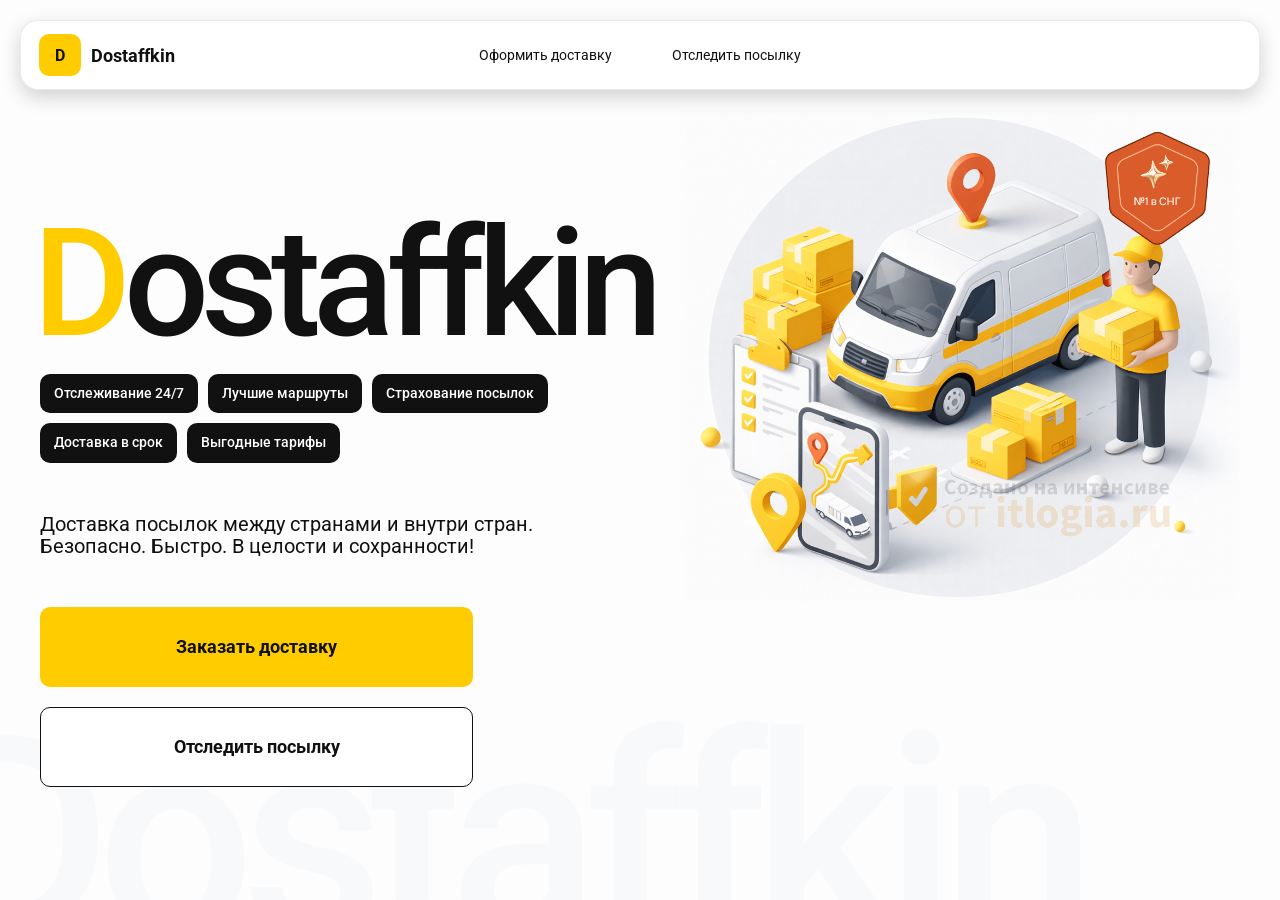
<file: index.html>
<!doctype html>
<html lang="ru">

<head>
    <meta charset="utf-8" />
    <meta name="viewport" content="width=device-width,initial-scale=1,maximum-scale=1,user-scalable=0" />
    <title>Dostaffkin — Доставка посылок между странами и внутри стран. Безопасно. Быстро. В целости и сохранности!
    </title>

    <link href="styles/base.css" rel="stylesheet" />
    <link href="styles/base_adaptive.css" rel="stylesheet" />
    <link href="styles/index.css" rel="stylesheet" />
    <link href="styles/index_adaptive.css" rel="stylesheet" />
</head>

<body>

    <div class="container">
        <header class="header">
            <a class="header-brand" href="#">
                <div class="header-logo">D</div>
                <div class="header-title">Dostaffkin</div>
            </a>
            <nav class="header-menu">
                <a class="header-link" href="./order.html">Оформить <span>доставку</span></a>
                <a class="header-link" href="./track.html">Отследить <span>посылку</span></a>
            </nav>
        </header>
        <main class="main">
            <section class="main-info">
                <div class="main-title">
                    <span>D</span>ostaffkin
                </div>

                <div class="main-features">
                    <div class="main-feature">Отслеживание 24/7</div>
                    <div class="main-feature">Лучшие маршруты</div>
                    <div class="main-feature">Страхование посылок</div>
                    <div class="main-feature">Доставка в срок</div>
                    <div class="main-feature">Выгодные тарифы</div>
                </div>
                <div class="main-description">
                    Доставка посылок между странами и внутри стран.
                    Безопасно. Быстро. В целости и сохранности!
                </div>
                <div class="main-actions">
                    <a class="button" type="button" href="./order.html">Заказать доставку</a>
                    <a class="button button-white" type="button" href="./track.html">Отследить посылку</a>
                </div>
            </section>
            <div class="main-title-ghost">Dostaffkin</div>
            <section class="main-image">
                <img src="images/main-image.png" alt="Main image" />
            </section>
        </main>

    </div>

</body>

</html>
</file>
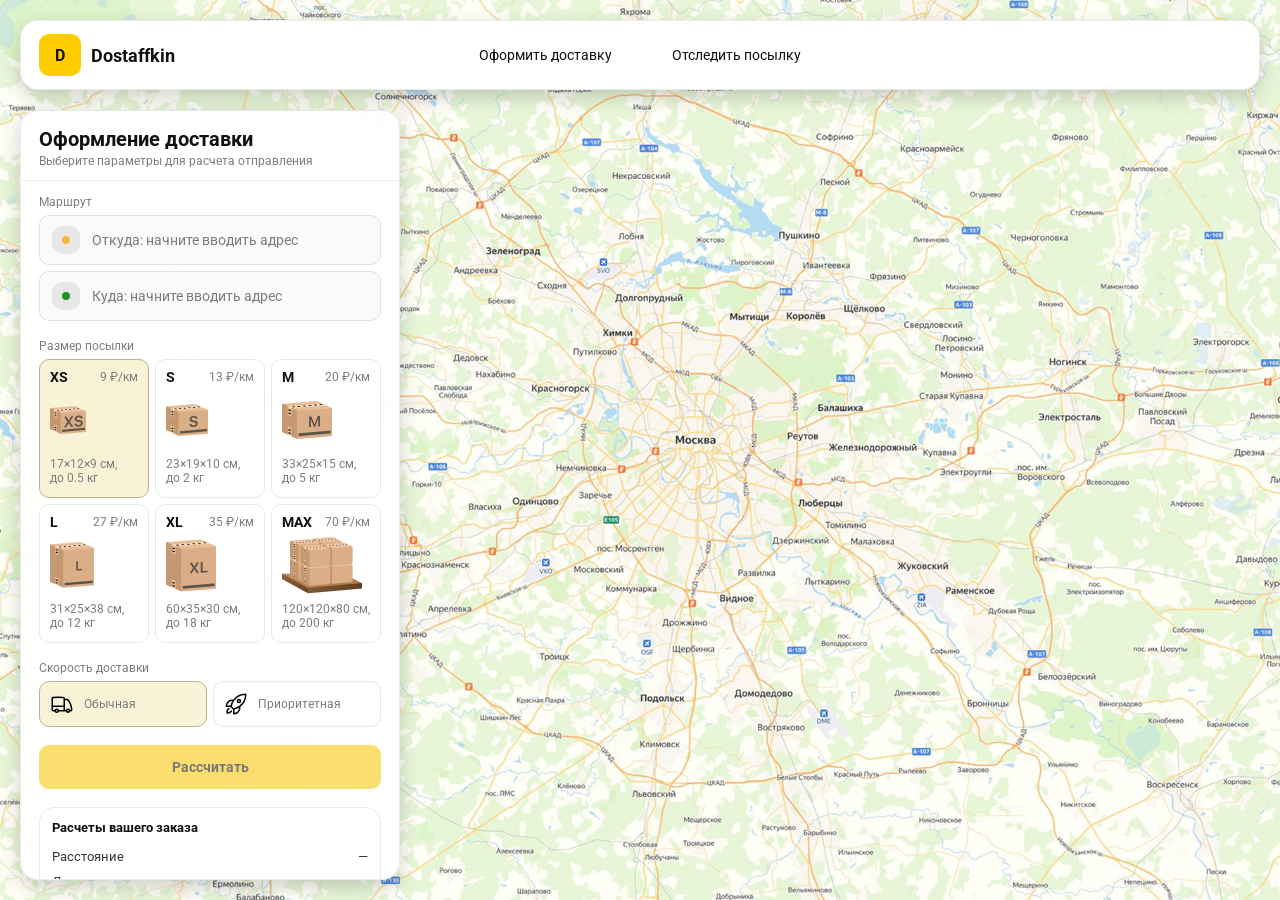
<file: order.html>
<!doctype html>
<html lang="ru">

<head>
    <meta charset="utf-8" />
    <meta name="viewport" content="width=device-width,initial-scale=1,maximum-scale=1,user-scalable=0" />
    <title>Оформление доставки</title>

    <link rel="stylesheet" href="styles/base.css" />
    <link rel="stylesheet" href="styles/base_adaptive.css" />

    <link rel="stylesheet" href="styles/order.css" />
    <link rel="stylesheet" href="styles/order_adaptive.css" />
</head>

<body>
    <div id="map"></div>

    <header class="header">
        <a class="header-brand" href="./index.html">
            <div class="header-logo">D</div>
            <div class="header-title">Dostaffkin</div>
        </a>
        <nav class="header-menu">
            <a class="header-link" href="#">Оформить <span>доставку</span></a>
            <a class="header-link" href="./track.html">Отследить <span>посылку</span></a>
        </nav>
    </header>

    <aside class="main" id="sidebar">
        <div class="main-header">
            <div class="main-title">Оформление доставки</div>
            <div class="main-text">Выберите параметры для расчета отправления</div>
        </div>

        <div class="main-content">
            <div class="main-route">
                <div class="main-block-title">Маршрут</div>
                <div class="main-fields">
                    <div class="main-field" id="fromField">
                        <div class="main-pin"></div>
                        <input id="from" placeholder="Откуда: начните вводить адрес" autocomplete="off" />
                        <div class="main-ac" id="fromAc" role="listbox" aria-label="Подсказки адресов"></div>
                    </div>

                    <div class="main-field" id="toField">
                        <div class="main-pin"></div>
                        <input id="to" placeholder="Куда: начните вводить адрес" autocomplete="off" />
                        <div class="main-ac" id="toAc" role="listbox" aria-label="Подсказки адресов"></div>
                    </div>
                </div>
            </div>
            <div class="main-package">
                <div class="main-block-title">Размер посылки</div>

                <div class="main-sizes">
                    <div class="main-size-card is-active" data-value="xs">
                        <div class="main-size-top">
                            <div class="main-size-label">XS</div>
                            <div class="main-size-rate">9 ₽/км</div>
                        </div>
                        <div class="main-size-media">
                            <img src="images/sizes/xs.png" alt="Короб XS" />
                        </div>
                        <div class="main-size-description">17×12×9 см,<br>до 0.5 кг</div>
                    </div>

                    <div class="main-size-card" data-value="s">
                        <div class="main-size-top">
                            <div class="main-size-label">S</div>
                            <div class="main-size-rate">13 ₽/км</div>
                        </div>
                        <div class="main-size-media">
                            <img src="images/sizes/s.png" alt="Короб S" />
                        </div>
                        <div class="main-size-description">23×19×10 см,<br>до 2 кг</div>
                    </div>

                    <div class="main-size-card" data-value="m">
                        <div class="main-size-top">
                            <div class="main-size-label">M</div>
                            <div class="main-size-rate">20 ₽/км</div>
                        </div>
                        <div class="main-size-media">
                            <img src="images/sizes/m.png" alt="Короб M" />
                        </div>
                        <div class="main-size-description">33×25×15 см,<br>до 5 кг</div>
                    </div>

                    <div class="main-size-card" data-value="l">
                        <div class="main-size-top">
                            <div class="main-size-label">L</div>
                            <div class="main-size-rate">27 ₽/км</div>
                        </div>
                        <div class="main-size-media">
                            <img src="images/sizes/l.png" alt="Короб L" />
                        </div>
                        <div class="main-size-description">31×25×38 см,<br>до 12 кг</div>
                    </div>

                    <div class="main-size-card" data-value="xl">
                        <div class="main-size-top">
                            <div class="main-size-label">XL</div>
                            <div class="main-size-rate">35 ₽/км</div>
                        </div>
                        <div class="main-size-media">
                            <img src="images/sizes/xl.png" alt="Короб XL" />
                        </div>
                        <div class="main-size-description">60×35×30 см,<br>до 18 кг</div>
                    </div>

                    <div class="main-size-card" data-value="max">
                        <div class="main-size-top">
                            <div class="main-size-label">MAX</div>
                            <div class="main-size-rate">70 ₽/км</div>
                        </div>
                        <div class="main-size-media main-size-media-palleta">
                            <img src="images/sizes/max.png" alt="Паллета" />
                        </div>
                        <div class="main-size-description">120×120×80 см,<br>до 200 кг</div>
                    </div>
                </div>
            </div>

            <div class="main-speed">
                <div class="main-block-title">Скорость доставки</div>

                <div class="main-speeds">
                    <div class="main-speed-card is-active" data-value="regular">
                        <img class="main-speed-media" src="images/icons/regular.svg" alt="Regular" />
                        <div class="main-speed-description">Обычная</div>
                    </div>
                    <div class="main-speed-card" data-value="fast">
                        <img class="main-speed-media" src="images/icons/fast.svg" alt="Fast" />
                        <div class="main-speed-description">Приоритетная</div>
                    </div>

                </div>
            </div>
            <div class="main-calculate-block">
                <button id="calc" class="button calculate-button" type="button" disabled>Рассчитать</button>
            </div>
            <div class="main-result" id="result">
                <div class="main-result-title">Расчеты вашего заказа</div>
                <div class="main-result-lines">
                    <div class="main-result-line"><span>Расстояние</span><span id="distanceValue">—</span></div>
                    <div class="main-result-line"><span>Доставим через</span><span id="durationValue">—</span></div>
                    <div class="main-result-line"><span>Тариф</span><span id="rateValue">—</span></div>
                </div>
                <div class="main-price">
                    <div class="main-price-label">Итого</div>
                    <div class="main-price-value" id="totalValue">—</div>
                </div>
            </div>
            <div class="main-order-box">
                <div class="main-order-form" id="orderForm">
                    <div class="main-order-title">Оформление доставки</div>
                    <div class="main-block-info-row">
                        <div class="main-block-title">Контакты</div>
                        <div class="order-fields">
                            <div class="main-field">
                                <input id="customerName" placeholder="Ваше имя" autocomplete="off" />
                            </div>
                            <div class="main-field">
                                <input id="customerPhone" placeholder="Ваш телефон" autocomplete="off"
                                    inputmode="tel" />
                            </div>
                        </div>
                    </div>
                    <div class="main-block-info-row extra-info">
                        <div class="main-block-title">Дополнительная информация</div>
                        <div class="main-field textarea">
                            <textarea id="comment" placeholder="Детали доставки и комментарии"></textarea>
                        </div>
                    </div>
                    <button id="submit" class="button main-submit-request" type="button" disabled>Отправить
                        заявку
                    </button>
                </div>

                <div class="main-order-success" id="orderSuccess">
                    <div class="main-success-icon">✓</div>
                    <div class="main-success-title">Заявка отправлена!</div>
                    <div class="main-success-title">Номер отправления – <span id="orderId"></span></div>
                    <div class="main-success-subtitle">Мы скоро свяжемся с вами</div>
                </div>
            </div>
        </div>
    </aside>

</body>

</html>
</file>
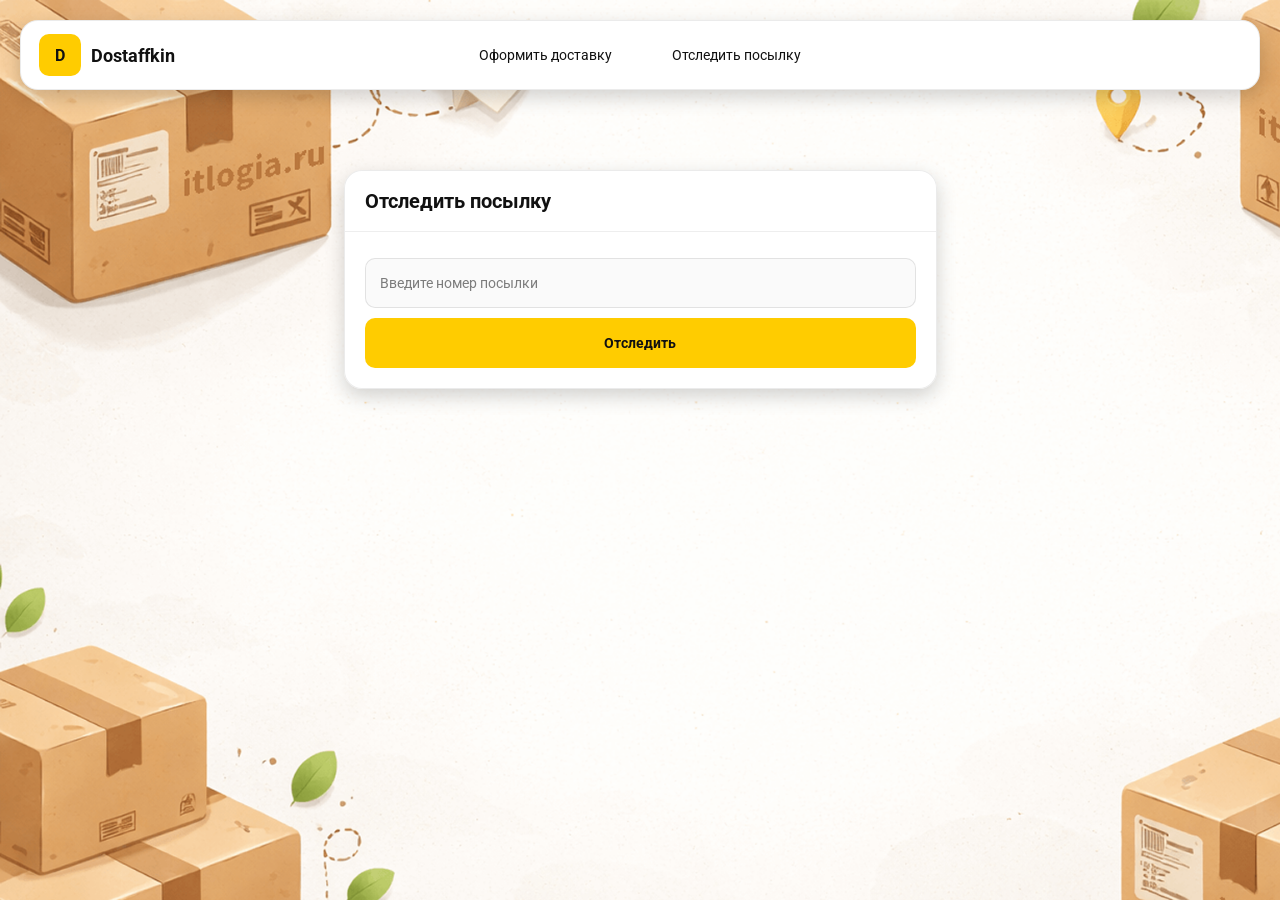
<file: track.html>
<!doctype html>
<html lang="ru">

<head>
    <meta charset="utf-8" />
    <meta name="viewport" content="width=device-width,initial-scale=1,maximum-scale=1,user-scalable=0" />
    <title>Отследить посылку</title>
    <link rel="stylesheet" href="styles/base.css" />
    <link rel="stylesheet" href="styles/base_adaptive.css" />

    <link rel="stylesheet" href="styles/track.css" />
    <link rel="stylesheet" href="styles/track_adaptive.css" />
</head>

<body>

    <div class="container">
        <header class="header">
            <a class="header-brand" href="./index.html">
                <div class="header-logo">D</div>
                <div class="header-title">Dostaffkin</div>
            </a>
            <nav class="header-menu">
                <a class="header-link" href="./order.html">Оформить <span>доставку</span></a>
                <a class="header-link" href="#">Отследить <span>посылку</span></a>
            </nav>
        </header>
        <main class="track-content">
            <section class="track-card track-search">
                <div class="track-title">Отследить посылку</div>
                <div class="track-action">
                    <div class="main-field track-field">
                        <input id="trackNumber" placeholder="Введите номер посылки" autocomplete="off" />
                    </div>
                    <button id="trackButton" class="button track-button" type="button">Отследить</button>
                </div>
            </section>
            <section class="track-card track-result" id="trackResult">
                <div class="track-result-header">
                    <div class="track-id" id="trackIdValue"></div>
                    <div class="track-routes">
                        <div class="track-route">
                            <div class="track-route-pin">
                                <svg xmlns="http://www.w3.org/2000/svg" fill="none" viewBox="0 0 24 24"
                                    stroke-width="1.5" stroke="orange" class="size-6">
                                    <path stroke-linecap="round" stroke-linejoin="round"
                                        d="M15 10.5a3 3 0 1 1-6 0 3 3 0 0 1 6 0Z" />
                                    <path stroke-linecap="round" stroke-linejoin="round"
                                        d="M19.5 10.5c0 7.142-7.5 11.25-7.5 11.25S4.5 17.642 4.5 10.5a7.5 7.5 0 1 1 15 0Z" />
                                </svg>
                            </div>
                            <div class="track-route-address" id="trackFromValue">
                                Откуда: Москва, улица Арбат, 1
                            </div>
                        </div>
                        <div class="track-route track-route-arrow">
                            <svg xmlns="http://www.w3.org/2000/svg" fill="none" viewBox="0 0 24 24" stroke-width="1.5"
                                stroke="currentColor" class="size-6">
                                <path stroke-linecap="round" stroke-linejoin="round"
                                    d="M19.5 13.5 12 21m0 0-7.5-7.5M12 21V3" />
                            </svg>
                        </div>
                        <div class="track-route">
                            <div class="track-route-pin">
                                <svg xmlns="http://www.w3.org/2000/svg" fill="none" viewBox="0 0 24 24"
                                    stroke-width="1.5" stroke="green" class="size-6">
                                    <path stroke-linecap="round" stroke-linejoin="round"
                                        d="M15 10.5a3 3 0 1 1-6 0 3 3 0 0 1 6 0Z" />
                                    <path stroke-linecap="round" stroke-linejoin="round"
                                        d="M19.5 10.5c0 7.142-7.5 11.25-7.5 11.25S4.5 17.642 4.5 10.5a7.5 7.5 0 1 1 15 0Z" />
                                </svg>
                            </div>
                            <div class="track-route-address" id="trackToValue">
                                Куда: Минск, проспект Независимости, 58
                            </div>
                        </div>
                    </div>
                </div>
                <div class="track-info">
                    <div class="track-status-title">Статус данной посылки:</div>
                    <div class="track-status-list" id="trackStatusList">


                        <div class="track-status created">
                            <img src="images/icons/created.svg" class="track-status-icon" alt="Created">
                            <div class="track-status-text">
                                <div class="track-status-text-state">Создан</div>
                                <div class="track-status-text-date">10.01.2026</div>
                            </div>
                        </div>

                        <div class="track-status in-way">
                            <img src="images/icons/in-way.svg" class="track-status-icon" alt="In way">
                            <div class="track-status-text">
                                <div class="track-status-text-state">В пути: Москва</div>
                                <div class="track-status-text-date">18.01.2026</div>
                            </div>
                        </div>

                        <div class="track-status ready">
                            <img src="images/icons/ready.svg" class="track-status-icon" alt="Ready">
                            <div class="track-status-text">
                                <div class="track-status-text-state">Готов к выдаче</div>
                                <div class="track-status-text-date">25.01.2026</div>
                            </div>
                        </div>

                        <div class="track-status done">
                            <img src="images/icons/done.svg" class="track-status-icon" alt="Done">
                            <div class="track-status-text">
                                <div class="track-status-text-state">Вручен</div>
                                <div class="track-status-text-date">27.01.2026</div>
                            </div>
                        </div>

                    </div>
                </div>
            </section>
        </main>
    </div>

</body>

</html>
</file>
<file: styles/base.css>
*, *::before, *::after {
    box-sizing: border-box;
}

@font-face {
    font-family: "Roboto";
    src: url("../fonts/Roboto-Regular.ttf");
    font-weight: normal;
}

@font-face {
    font-family: "Roboto";
    src: url("../fonts/Roboto-Bold.ttf");
    font-weight: bold;
}

@font-face {
    font-family: "Roboto";
    src: url("../fonts/Roboto-Medium.ttf");
    font-weight: 500;
}

html, body {
    margin: 0;
    color: #111111;
    font-family: "Roboto", sans-serif;
}

body {
    background: #FDFDFD;
}

.header {
    border-radius: 18px;
    box-shadow: 0 7px 20px 0 #0000002E;
    backdrop-filter: blur(10px);
    background: #ffffff;
    left: 20px;
    border: 1px solid rgba(0, 0, 0, 0.08);
    position: fixed;
    right: 20px;
    top: 20px;
    padding: 14px 18px;
    height: 70px;
    display: flex;
    align-items: center;
    z-index: 6;
}

.header-brand {
    display: flex;
    align-items: center;
    text-decoration: none;
    gap: 10px;
}

.header-logo {
    width: 42px;
    height: 42px;
    border-radius: 10px;
    background: #FFCC00;
    display: grid;
    place-items: center;
    font-weight: bold;
    color: #111;
}

.header-title {
    font-size: 18px;
    font-weight: bold;
    color: #111111;
    text-decoration: none;
}

.header-menu {
    display: flex;
    align-items: center;
    gap: 60px;
    margin: 0;
    position: absolute;
    left: 50%;
    transform: translateX(-50%);
}

.header-link {
    font-size: 14px;
    color: #111111;
    text-decoration: none;
}

.button {
    border: 0;
    outline: none;
    height: 44px;
    border-radius: 10px;
    font-size: 14px;
    font-weight: bold;
    cursor: pointer;
    font-family: inherit;
    transition: transform .08s ease, opacity .12s ease;
    background: #ffcc00;
    color: #111111;
    text-align: center;
    text-decoration: none;
}

.button:hover {
    background-color: #E5BC19;
}

.button:disabled {
    cursor: not-allowed;
    background-color: #FADE6E;
    color: #787878;
    transform: none;
}

.button.button-white {
    background: #ffffff;
    border: 1px solid #111111;
}

.button.button-white:hover {
    background: rgb(241 241 241);
}


.main-field {
    display: flex;
    align-items: center;
    margin-top: 6px;
    gap: 10px;
    border: 1px solid #1111111A;
    background: #FAFAFA;
    border-radius: 10px;
    padding: 10px 12px;
    position: relative;
    box-sizing: border-box;
    height: 50px;
}

.main-field.textarea {
    height: auto;
}

.main-pin {
    width: 28px;
    height: 28px;
    border-radius: 10px;
    background: rgba(17, 17, 17, 0.08);
    display: grid;
    place-items: center;
    flex: 0 0 auto;
    position: relative;
}

.main-pin::before {
    content: "";
    width: 8px;
    height: 8px;
    border-radius: 999px;
    background: orange;
    opacity: .75;
    display: block;
}

.main-field:last-child .main-pin::before {
    background: green;
    opacity: .85;
}

input, textarea {
    width: 100%;
    border: 0;
    outline: none;
    background: transparent;
    font-size: 14px;
    color: #111111;
    font-family: inherit;
}

textarea {
    resize: vertical;
    min-height: 72px;
    padding: 2px 0;
}

input::placeholder, textarea::placeholder {
    color: #7C7C7C;
}

.main-field:focus-within {
    border-color: rgba(0, 0, 0, 0.20);
    box-shadow: 0 0 0 4px rgba(255, 204, 0, 0.35);
    background: rgba(255, 255, 255, 0.75);
}
</file>
<file: styles/base_adaptive.css>
@media (max-width: 767px) {
    .header {
        left: 10px;
        right: 10px;
        top: 10px;
    }

    .header-link span {
        display: none;
    }

    .header-menu {
        gap: 20px;
        justify-content: flex-start;
        margin: 0 0 0 30px;
        position: static;
        transform: none;
    }
}

@media (max-width: 420px) {
    .header-title {
        display: none;
    }
}

@media (max-width: 374px) {
    .header-menu {
        gap: 10px;
        margin: 0 0 0 10px;
    }
}
</file>
<file: styles/index.css>
.container {
    overflow: hidden;
    min-height: 100vh;
}

.main {
    padding: 111px 40px 40px;
    position: relative;
    display: flex;
}

.main-info {
    max-width: 840px;
    width: 100%;
    position: relative;
}

.main-title {
    margin-top: 98px;
    font-weight: 500;
    font-size: 200px;
    line-height: 1;
    letter-spacing: -0.05em;
    color: #111111;
    left: -15px;
    position: relative;
}

.main-title span {
    color: #ffcc00;
}

.main-features {
    margin-top: 15px;
    display: flex;
    flex-wrap: wrap;
    gap: 10px;
}

.main-feature {
    background: #111111;
    color: #ffffff;
    padding: 12px 14px;
    font-weight: 500;
    font-size: 14px;
    line-height: 1.1;
    border-radius: 10px;
}

.main-description {
    margin-top: 50px;
    max-width: 500px;
    font-size: 20px;
    line-height: 1.1;
    color: #111111;
}

.main-actions {
    margin-top: 50px;
    display: flex;
    flex-direction: column;
    gap: 20px;
}

.main-actions .button {
    height: 80px;
    width: 433px;
    font-size: 18px;
    font-weight: bold;
    place-items: center;
    display: grid;
}

.main-title-ghost {
    position: absolute;
    z-index: -1;
    left: -70px;
    bottom: -150px;
    font-weight: 500;
    font-size: 278px;
    line-height: 1;
    letter-spacing: -0.05em;
    color: #ECEDF04D;
}

.main-image {
    width: 1024px;
    top: 100px;
    z-index: -2;
}

.main-image img {
    width: 100%;
    max-width: 1024px;
    height: auto;
    display: block;
}
</file>
<file: styles/index_adaptive.css>
@media (max-width: 1760px) {
    .main-title {
        font-size: 150px;
        left: -7px;
    }

    .main-info {
        max-width: 640px;
    }
}

@media (max-width: 1200px) {
    .main-info {
        max-width: 540px;
    }

    .main {
        padding: 111px 20px 20px;
    }

    .main-title {
        font-size: 120px;
        left: -4px;
    }

    .main-title-ghost {
        font-size: 220px;
    }
}

@media (max-width: 1024px) {
    .main-title {
        margin-top: 30px;
    }

    .main {
        flex-direction: column-reverse;
    }

    .main-image {
        max-width: 350px;
        position: absolute;
        left: 370px;
        top: 370px;
    }

    .main-info {
        max-width: 100%;
    }

    .main-actions {
        gap: 10px;
    }

    .main-actions .button {
        height: 50px;
        font-size: 14px;
        width: auto;
        max-width: 300px;
    }

    .main-description {
        max-width: 350px;
    }
}

@media (max-width: 570px) {
    .main-title {
        font-size: 88px;
    }

    .main-description {
        max-width: 100%
    }

    .main-actions {
       width: 100%;
    }

    .main-actions .button {
        width: 100%;
        max-width: 100%
    }

    .main-image {
        max-width: 650px;
        position: absolute;
        left: 170px;
        top: 70px;
        opacity: 0.2;
    }
}

@media (max-width: 400px) {
    .main-title {
        font-size: 70px;
    }
}
</file>
<file: styles/order.css>
.main {
    border-radius: 18px;
    box-shadow: 0 7px 20px 0 #0000002E;
    backdrop-filter: blur(10px);
    background: rgba(255, 255, 255, 0.96);
    left: 20px;
    border: 1px solid rgba(0, 0, 0, 0.08);
    position: fixed;
    top: 110px;
    bottom: 20px;
    width: 380px;
    display: flex;
    flex-direction: column;
    overflow: hidden;
    z-index: 5;
}

.main-header {
    padding: 18px 18px 12px 18px;
    border-bottom: 1px solid rgba(0, 0, 0, 0.06);
    display: flex;
    flex-direction: column;
}

.main-title {
    font-size: 20px;
    line-height: 100%;
    font-weight: bold;
}

.main-text {
    font-size: 12px;
    margin-top: 5px;
    color: #7C7C7C;
}

.main-content {
    padding: 14px 18px 18px 18px;
    overflow: auto;
    scrollbar-width: none;
    display: flex;
    flex-direction: column;
    gap: 18px;
    flex: 1;
}

.main-block-title {
    font-size: 12px;
    color: #7C7C7C;
}

.main-route .main-block-title,
.main-package .main-block-title {
    margin-bottom: 6px;
}

.main-sizes {
    display: grid;
    gap: 6px;
    grid-template-columns: repeat(3, 1fr);
}

.main-size-card {
    border: 1px solid #E8E8E7;
    background: #FFFFFF;
    border-radius: 10px;
    padding: 10px;
    cursor: pointer;
    user-select: none;
    transition: transform .08s ease, border-color .12s ease, background .12s ease;
    min-height: 139px;
}

.main-size-card:hover {
    transform: translateY(-1px);
}

.main-size-card.is-active {
    background-color: #F8F2D6;
    border-color: #B7B196;
}

.main-size-top {
    display: flex;
    align-items: center;
    justify-content: space-between;
}

.main-size-label {
    font-weight: bold;
    font-size: 14px;
    color: #111111;
    line-height: 100%;
}

.main-size-rate {
    font-size: 12px;
    color: #7C7C7C;
    line-height: 100%;
}

.main-size-media {
    margin-top: 8px;
    height: 57px;
}

.main-size-description {
    margin-top: 8px;
    font-size: 12px;
    color: #7C7C7C;
    line-height: 1.2;
}

.calculate-button {
    width: 100%;
}

.main-result {
    border: 1px solid rgba(0, 0, 0, 0.08);
    background: rgba(255, 255, 255, 0.75);
    border-radius: 16px;
    padding: 12px;
    line-height: 1.25;
}

.main-result-title {
    font-weight: bold;
    font-size: 13px;
    color: #111111;
    margin-bottom: 13px;
}

.main-result-lines {
    gap: 8px;
    display: flex;
    flex-direction: column;
}

.main-result-line {
    font-size: 13px;
    color: rgba(17, 17, 17, 0.85);
    display: flex;
    justify-content: space-between;
}

.main-price {
    margin-top: 18px;
    padding-top: 10px;
    border-top: 1px dashed rgba(0, 0, 0, 0.12);
    display: flex;
    align-items: baseline;
    justify-content: space-between;
}

.main-price-label {
    font-size: 12px;
    color: rgba(17, 17, 17, 0.55);
}

.main-price-value {
    font-size: 20px;
    font-weight: bold;
    color: #111111;
    letter-spacing: -0.3px;
}

.main-order-box {
    background: #ffffff;
    border: 1px solid #E8E8E7;
    border-radius: 10px;
    padding: 12px;
}

.main-order-title {
    margin-bottom: 8px;
    font-weight: bold;
    font-size: 14px;
    color: #111111;
}

.main-block-info {
    display: flex;
    flex-direction: column;
    gap: 6px;
}

.order-fields {
    display: grid;
    grid-template-columns: 1fr 1fr;
    column-gap: 10px;
    margin-top: 6px;
}

.main-block-info-row.extra-info {
    display: block;
    margin-top: 13px;
}

.main-submit-request {
    width: 100%;
    margin-top: 6px;
}

.main-order-success {
    display: none;
    text-align: center;
    padding: 22px 12px;
    gap: 12px;
}

.main-order-success.is-visible {
    display: flex;
    flex-direction: column;
    align-items: center;
}

.main-success-icon {
    width: 56px;
    height: 56px;
    border-radius: 50%;
    background: #16a34a;
    color: #ffffff;
    display: grid;
    place-items: center;
    font-size: 30px;
}

.main-success-title {
    font-size: 14px;
    font-weight: bold;
    color: #111111;
}

.main-success-subtitle {
    font-size: 12px;
    color: rgba(17, 17, 17, 0.55);
    line-height: 1.3;
}

.main-speed .main-block-title {
    margin-bottom: 6px;
}

.main-speeds {
    display: grid;
    gap: 6px;
    grid-template-columns: repeat(2, 1fr);
}

.main-speed-card {
    border: 1px solid #E8E8E7;
    background: #FFFFFF;
    border-radius: 10px;
    padding: 10px;
    cursor: pointer;
    user-select: none;
    transition: transform .08s ease, border-color .12s ease, background .12s ease;
    display: flex;
    align-items: center;
    gap: 10px;
}

.main-speed-card:hover {
    transform: translateY(-1px);
}

.main-speed-card.is-active {
    background-color: #F8F2D6;
    border-color: #B7B196;
}

.main-speed-description {
    font-size: 12px;
    color: #7C7C7C;
    line-height: 1.2;
}
</file>
<file: styles/order_adaptive.css>
#map {
    background-image: url("../images/order-bg.png");
    background-size: cover;
    position: fixed;
    inset: 0;
}

@media (max-width: 767px) {
    .main {
        left: 10px;
        right: 10px;
        top: 50%;
        bottom: 12px;
        width: auto;
        max-width: none;
    }
}

@media (max-width: 420px) {
    .main-sizes {
        grid-template-columns: repeat(2, 1fr);
    }
}
</file>
<file: styles/track.css>
.container {
    background: #F4F4F4 url("../images/track-bg.png");
    background-size: cover;
    min-height: 100vh;
    padding: 170px 0 50px 0;
}

.track-content {
    width: 593px;
    margin: 0 auto;
}

.track-card {
    width: 100%;
    border-radius: 18px;
    box-shadow: 0 7px 20px 0 #0000002E;
    backdrop-filter: blur(10px);
    background: rgba(255, 255, 255, 0.96);
    border: 1px solid rgba(0, 0, 0, 0.08);
}

.track-title {
    font-size: 20px;
    line-height: 100%;
    font-weight: bold;
    border-bottom: 1px solid #EEEEEE;
    padding: 20px;
}

.track-action {
    padding: 20px;
}

.track-button {
    width: 100%;
    height: 50px;
}

.track-field {
    margin-bottom: 10px;
}

.track-result {
    margin-top: 5px;
    display: none;
}

.track-result.is-visible {
    display: block;
}

.track-result-header {
    font-weight: bold;
    font-size: 14px;
    color: #111111;
    padding: 20px;
    border-bottom: 1px solid #EEEEEE;
}

.track-id {
    margin-bottom: 12px;
    font-size: 20px;
}

.track-routes {
    display: flex;
    flex-direction: column;
    gap: 10px;
    font-weight: normal;
}

.track-route {
    display: flex;
    align-items: center;
    gap: 10px;
}

.track-route-pin {
    width: 24px;
    height: 24px;
    flex-shrink: 0;
}

.track-route-arrow {
    padding: 15px 0;
    width: 24px;
    height: 24px;
}

.track-info {
    padding: 20px;
}

.track-status {
    display: flex;
    align-items: center;
    font-size: 12px;
    gap: 10px;
}

.track-status-title {
    font-size: 14px;
    color: #111111;
    margin-bottom: 20px;
}

.track-status-list {
    display: flex;
    flex-direction: column;
    gap: 15px;
}

.track-status-icon {
    width: 40px;
    height: 40px;
    border-radius: 50%;
    background: rgba(17, 17, 17, 0.08);
    display: grid;
    place-items: center;
    flex: 0 0 auto;
}

.track-status.created .track-status-icon {
    background-color: #F1CB00;
}

.track-status.in-way .track-status-icon {
    background-color: #F08A11;
}

.track-status.ready .track-status-icon {
    background-color: #A35D0A;
}

.track-status.done .track-status-icon {
    background-color: #37C93B;
}

.track-status-text {
    display: flex;
    align-items: center;
    justify-content: space-between;
    color: #111111;
    font-size: 12px;
    flex: 1;
}

.track-status-date {
    color: rgba(17, 17, 17, 0.55);
}
</file>
<file: styles/track_adaptive.css>
@media (max-width: 767px) {
    .container {
        padding: 130px 0 50px 0;
    }

    .track-content {
        width: 100%;
        padding-left: 10px;
        padding-right: 10px;
    }

    .track-result-header {
        padding: 20px;
    }
}
</file>
